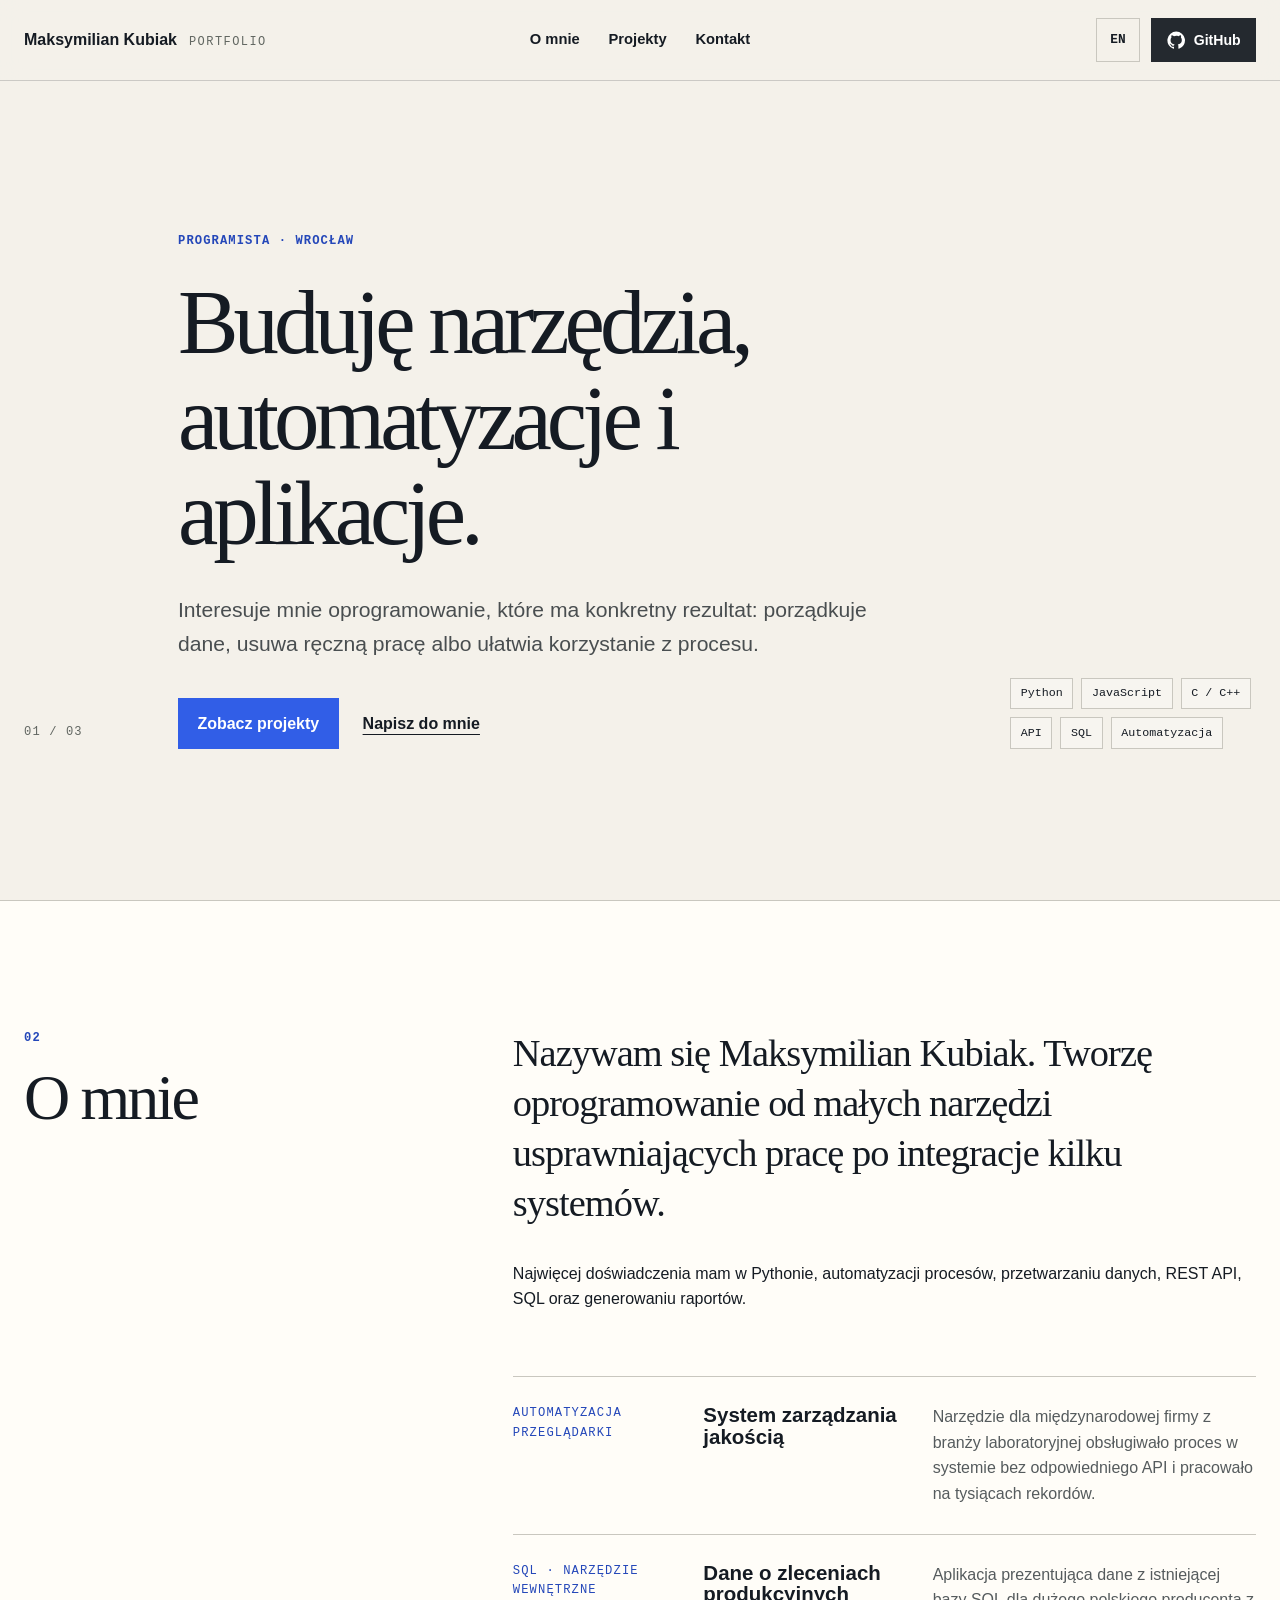
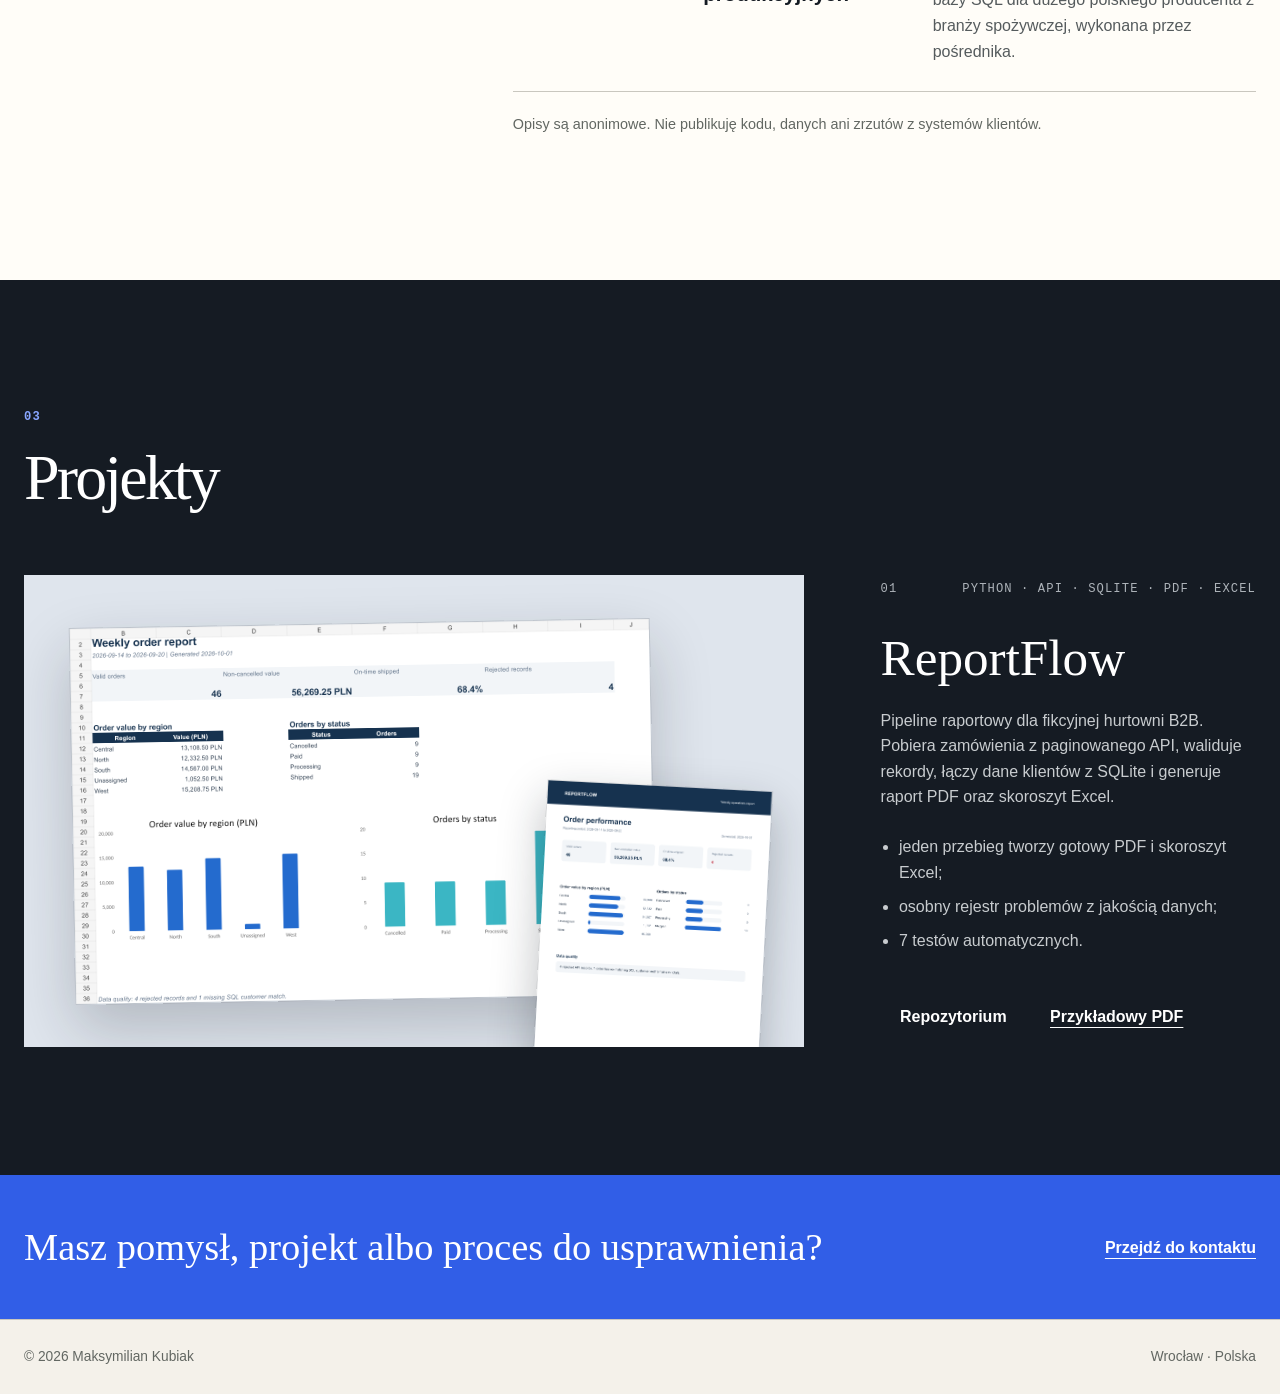
<file: index.html>
<!doctype html>
<html lang="pl">
<head>
  <meta charset="utf-8">
  <meta name="viewport" content="width=device-width, initial-scale=1">
  <title>Maksymilian Kubiak — portfolio programistyczne</title>
  <meta name="description" content="Portfolio Maksymiliana Kubiaka: projekty programistyczne, automatyzacje, narzędzia oraz praca z danymi.">
  <meta name="theme-color" content="#f4f1ea">
  <link rel="icon" type="image/svg+xml" href="data:image/svg+xml,%3Csvg xmlns='http://www.w3.org/2000/svg' viewBox='0 0 64 64'%3E%3Crect width='64' height='64' rx='12' fill='%23151b23'/%3E%3Cpath d='M17 45V19h7v10l9-10h9L31 31l12 14h-9L24 33v12z' fill='%23f4f1ea'/%3E%3C/svg%3E">
  <link rel="stylesheet" href="styles.css">
</head>
<body>
  <a class="skip-link" href="#main">Przejdź do treści</a>
  <header class="site-header">
    <div class="shell header-inner">
      <a class="brand" href="#top" aria-label="Maksymilian Kubiak — początek strony">
        <span>Maksymilian Kubiak</span>
        <span class="brand-tag">Portfolio</span>
      </a>
      <nav class="nav" aria-label="Główna nawigacja">
        <a href="#o-mnie">O mnie</a>
        <a href="#projekty">Projekty</a>
        <a href="kontakt/">Kontakt</a>
      </nav>
      <div class="header-actions">
        <a class="language" href="en/" lang="en" hreflang="en" aria-label="English version">EN</a>
        <a class="github-button" href="https://github.com/kubiakmaks" target="_blank" rel="noreferrer" aria-label="GitHub Maksymiliana Kubiaka — otwiera nową kartę"><svg viewBox="0 0 24 24" aria-hidden="true"><path fill="currentColor" d="M12 .7a11.5 11.5 0 0 0-3.64 22.4c.58.1.79-.25.79-.56v-2.02c-3.22.7-3.9-1.37-3.9-1.37-.52-1.34-1.29-1.7-1.29-1.7-1.05-.72.08-.71.08-.71 1.17.08 1.78 1.2 1.78 1.2 1.04 1.78 2.72 1.27 3.38.97.1-.75.4-1.27.74-1.56-2.57-.3-5.27-1.29-5.27-5.69 0-1.26.45-2.28 1.19-3.09-.12-.29-.52-1.46.11-3.05 0 0 .97-.31 3.16 1.18A10.98 10.98 0 0 1 12 6.31c.98 0 1.96.13 2.87.39 2.2-1.49 3.16-1.18 3.16-1.18.63 1.59.23 2.76.11 3.05.74.81 1.19 1.83 1.19 3.09 0 4.42-2.71 5.39-5.29 5.68.42.36.79 1.07.79 2.16v3.04c0 .31.21.67.8.56A11.5 11.5 0 0 0 12 .7Z"/></svg>GitHub</a>
      </div>
    </div>
  </header>

  <main id="main">
    <section class="hero" id="top">
      <div class="shell hero-layout">
        <p class="hero-index" aria-hidden="true">01 / 03</p>
        <div class="hero-copy">
          <p class="kicker">Programista · Wrocław</p>
          <h1>Buduję narzędzia, automatyzacje i aplikacje.</h1>
          <p class="hero-intro">Interesuje mnie oprogramowanie, które ma konkretny rezultat: porządkuje dane, usuwa ręczną pracę albo ułatwia korzystanie z procesu.</p>
          <div class="hero-links"><a class="primary-link" href="#projekty">Zobacz projekty</a><a class="plain-link" href="kontakt/">Napisz do mnie</a></div>
        </div>
        <div class="hero-aside" aria-label="Główne obszary">
          <span>Python</span>
          <span>JavaScript</span>
          <span>C / C++</span>
          <span>API</span>
          <span>SQL</span>
          <span>Automatyzacja</span>
        </div>
      </div>
    </section>

    <section class="section about" id="o-mnie">
      <div class="shell split-layout">
        <div class="section-heading">
          <p class="section-number">02</p>
          <h2>O mnie</h2>
        </div>
        <div class="about-copy">
          <p class="large-copy">Nazywam się Maksymilian Kubiak. Tworzę oprogramowanie od małych narzędzi usprawniających pracę po integracje kilku systemów.</p>
          <p>Najwięcej doświadczenia mam w Pythonie, automatyzacji procesów, przetwarzaniu danych, REST API, SQL oraz generowaniu raportów.</p>
          <div class="experience-list">
            <article>
              <span class="experience-type">Automatyzacja przeglądarki</span>
              <h3>System zarządzania jakością</h3>
              <p>Narzędzie dla międzynarodowej firmy z branży laboratoryjnej obsługiwało proces w systemie bez odpowiedniego API i pracowało na tysiącach rekordów.</p>
            </article>
            <article>
              <span class="experience-type">SQL · narzędzie wewnętrzne</span>
              <h3>Dane o zleceniach produkcyjnych</h3>
              <p>Aplikacja prezentująca dane z istniejącej bazy SQL dla dużego polskiego producenta z branży spożywczej, wykonana przez pośrednika.</p>
            </article>
          </div>
          <p class="privacy-note">Opisy są anonimowe. Nie publikuję kodu, danych ani zrzutów z systemów klientów.</p>
        </div>
      </div>
    </section>

    <section class="section projects" id="projekty">
      <div class="shell">
        <div class="projects-heading">
          <div>
            <p class="section-number">03</p>
            <h2>Projekty</h2>
          </div>
        </div>
        <article class="project-feature">
          <div class="project-visual">
            <img src="assets/excel-summary.png" width="1048" height="720" alt="Arkusz podsumowania ReportFlow z KPI i wykresami">
            <img class="project-visual-secondary" src="assets/pdf-report.png" width="1191" height="1684" alt="Jednostronicowy raport PDF wygenerowany przez ReportFlow">
          </div>
          <div class="project-copy">
            <div class="project-meta">
              <span>01</span>
              <span>Python · API · SQLite · PDF · Excel</span>
            </div>
            <h3>ReportFlow</h3>
            <p>Pipeline raportowy dla fikcyjnej hurtowni B2B. Pobiera zamówienia z paginowanego API, waliduje rekordy, łączy dane klientów z SQLite i generuje raport PDF oraz skoroszyt Excel.</p>
            <ul class="project-facts">
              <li>jeden przebieg tworzy gotowy PDF i skoroszyt Excel;</li>
              <li>osobny rejestr problemów z jakością danych;</li>
              <li>7 testów automatycznych.</li>
            </ul>
            <div class="project-links">
              <a class="primary-link dark" href="https://github.com/kubiakmaks/reportflow" target="_blank" rel="noreferrer">Repozytorium</a>
              <a class="plain-link" href="https://github.com/kubiakmaks/reportflow/blob/main/examples/reportflow_report.pdf" target="_blank" rel="noreferrer">Przykładowy PDF</a>
            </div>
          </div>
        </article>
      </div>
    </section>

    <section class="contact-strip">
      <div class="shell contact-strip-inner">
        <p>Masz pomysł, projekt albo proces do usprawnienia?</p>
        <a href="kontakt/">Przejdź do kontaktu</a>
      </div>
    </section>
  </main>
  <footer class="site-footer">
    <div class="shell footer-inner">
      <span>© 2026 Maksymilian Kubiak</span>
      <span>Wrocław · Polska</span>
    </div>
  </footer>
</body>
</html>
</file>
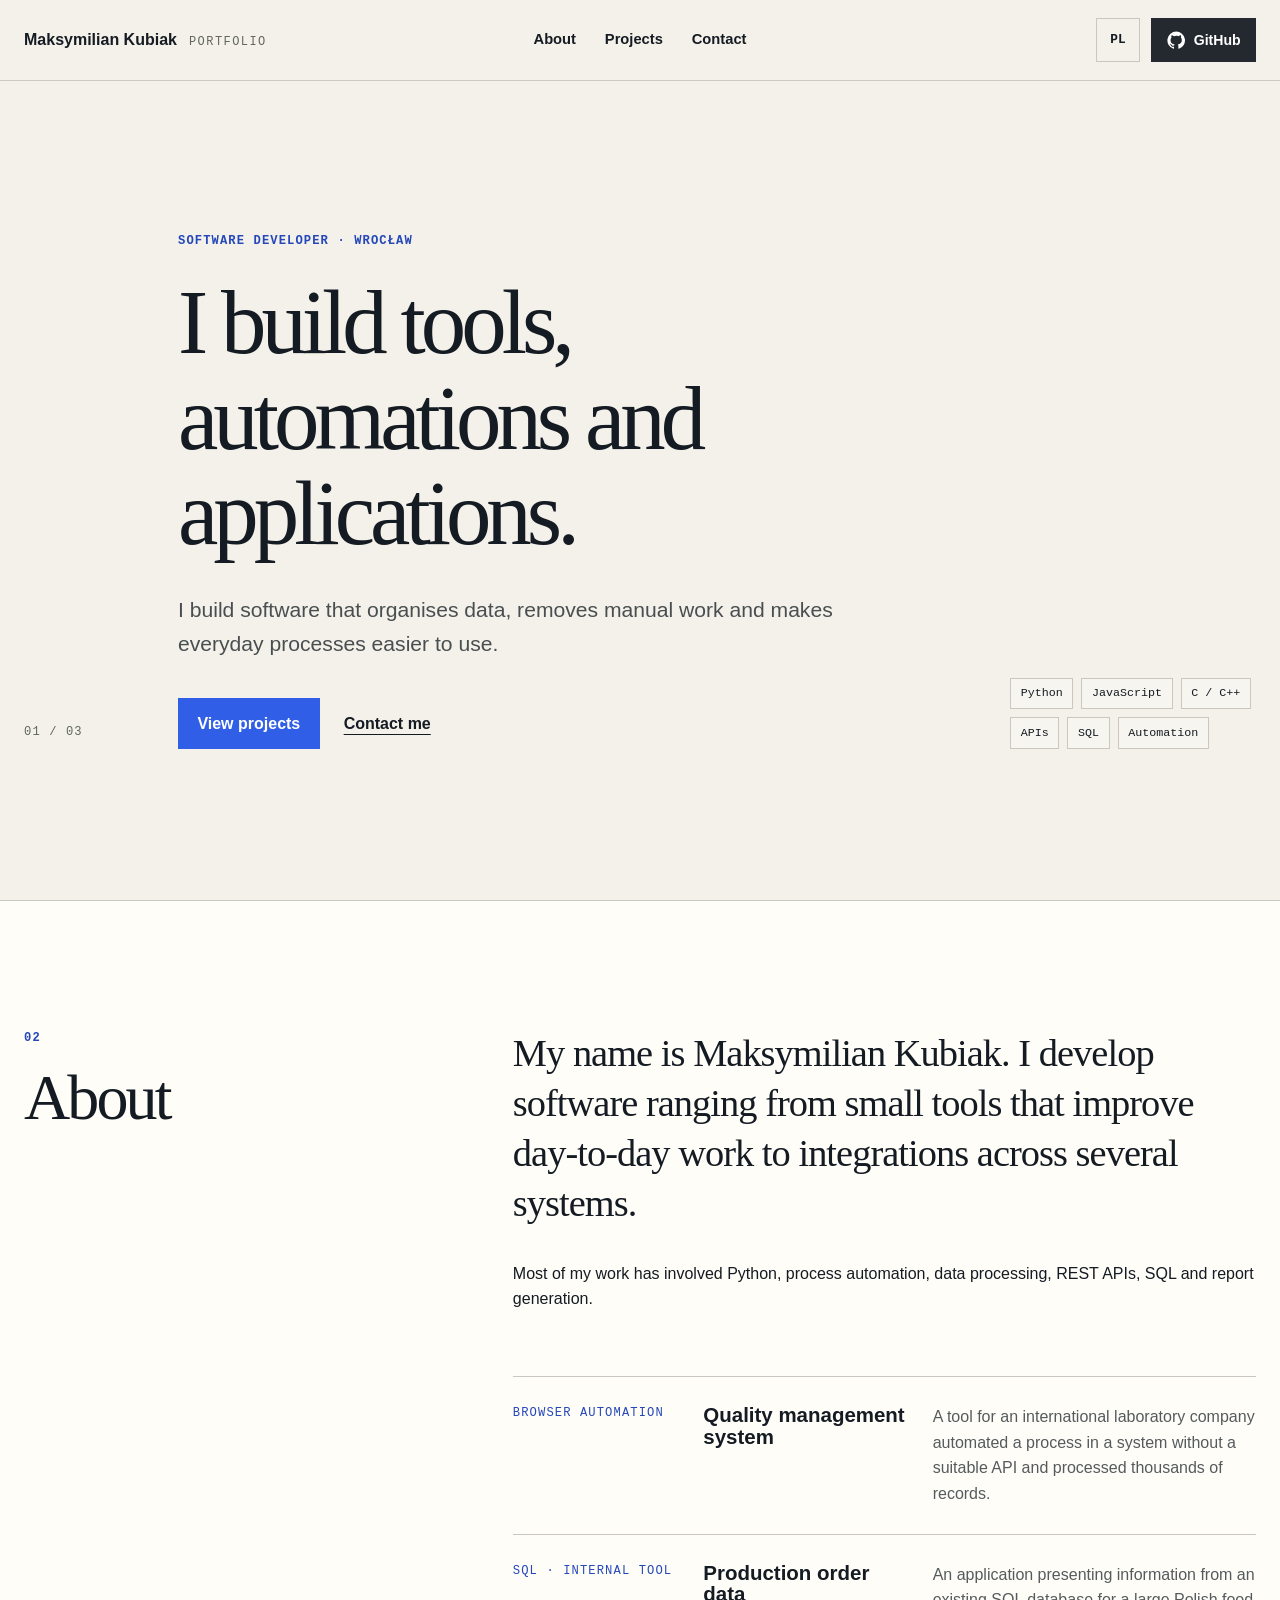
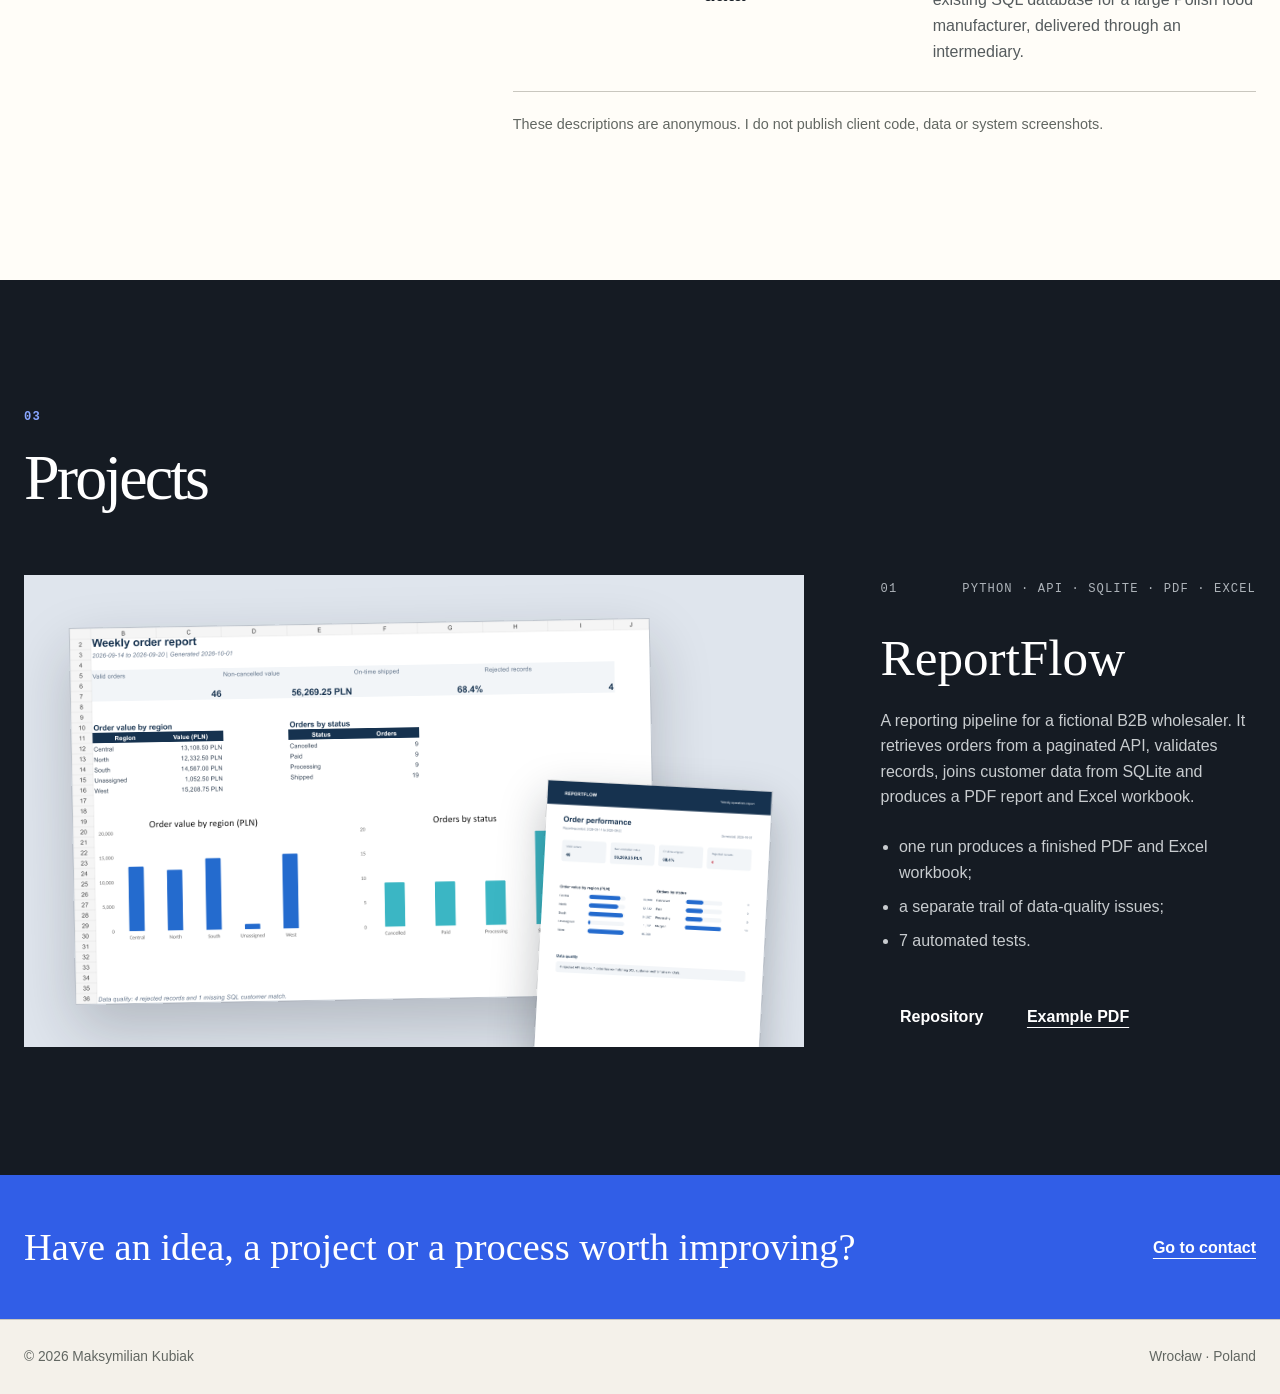
<file: en/index.html>
<!doctype html>
<html lang="en">
<head>
  <meta charset="utf-8">
  <meta name="viewport" content="width=device-width, initial-scale=1">
  <title>Maksymilian Kubiak — software portfolio</title>
  <meta name="description" content="Maksymilian Kubiak's software portfolio: programming projects, automation, tools and data work.">
  <meta name="theme-color" content="#f4f1ea">
  <link rel="icon" type="image/svg+xml" href="data:image/svg+xml,%3Csvg xmlns='http://www.w3.org/2000/svg' viewBox='0 0 64 64'%3E%3Crect width='64' height='64' rx='12' fill='%23151b23'/%3E%3Cpath d='M17 45V19h7v10l9-10h9L31 31l12 14h-9L24 33v12z' fill='%23f4f1ea'/%3E%3C/svg%3E">
  <link rel="stylesheet" href="../styles.css">
</head>
<body>
  <a class="skip-link" href="#main">Skip to content</a>
  <header class="site-header">
    <div class="shell header-inner">
      <a class="brand" href="#top" aria-label="Maksymilian Kubiak — top of page">
        <span>Maksymilian Kubiak</span>
        <span class="brand-tag">Portfolio</span>
      </a>
      <nav class="nav" aria-label="Main navigation">
        <a href="#about">About</a>
        <a href="#projects">Projects</a>
        <a href="contact/">Contact</a>
      </nav>
      <div class="header-actions">
        <a class="language" href="../" lang="pl" hreflang="pl" aria-label="Polska wersja">PL</a>
        <a class="github-button" href="https://github.com/kubiakmaks" target="_blank" rel="noreferrer" aria-label="Maksymilian Kubiak on GitHub — opens in a new tab"><svg viewBox="0 0 24 24" aria-hidden="true"><path fill="currentColor" d="M12 .7a11.5 11.5 0 0 0-3.64 22.4c.58.1.79-.25.79-.56v-2.02c-3.22.7-3.9-1.37-3.9-1.37-.52-1.34-1.29-1.7-1.29-1.7-1.05-.72.08-.71.08-.71 1.17.08 1.78 1.2 1.78 1.2 1.04 1.78 2.72 1.27 3.38.97.1-.75.4-1.27.74-1.56-2.57-.3-5.27-1.29-5.27-5.69 0-1.26.45-2.28 1.19-3.09-.12-.29-.52-1.46.11-3.05 0 0 .97-.31 3.16 1.18A10.98 10.98 0 0 1 12 6.31c.98 0 1.96.13 2.87.39 2.2-1.49 3.16-1.18 3.16-1.18.63 1.59.23 2.76.11 3.05.74.81 1.19 1.83 1.19 3.09 0 4.42-2.71 5.39-5.29 5.68.42.36.79 1.07.79 2.16v3.04c0 .31.21.67.8.56A11.5 11.5 0 0 0 12 .7Z"/></svg>GitHub</a>
      </div>
    </div>
  </header>
  <main id="main">
    <section class="hero" id="top">
      <div class="shell hero-layout">
        <p class="hero-index" aria-hidden="true">01 / 03</p>
        <div class="hero-copy">
          <p class="kicker">Software developer · Wrocław</p>
          <h1>I build tools, automations and applications.</h1>
          <p class="hero-intro">I build software that organises data, removes manual work and makes everyday processes easier to use.</p>
          <div class="hero-links">
            <a class="primary-link" href="#projects">View projects</a>
            <a class="plain-link" href="contact/">Contact me</a>
          </div>
        </div>
        <div class="hero-aside" aria-label="Main areas">
          <span>Python</span>
          <span>JavaScript</span>
          <span>C / C++</span>
          <span>APIs</span>
          <span>SQL</span>
          <span>Automation</span>
        </div>
      </div>
    </section>
    <section class="section about" id="about">
      <div class="shell split-layout">
        <div class="section-heading">
          <p class="section-number">02</p>
          <h2>About</h2>
        </div>
        <div class="about-copy">
          <p class="large-copy">My name is Maksymilian Kubiak. I develop software ranging from small tools that improve day-to-day work to integrations across several systems.</p>
          <p>Most of my work has involved Python, process automation, data processing, REST APIs, SQL and report generation.</p>
          <div class="experience-list">
            <article>
              <span class="experience-type">Browser automation</span>
              <h3>Quality management system</h3>
              <p>A tool for an international laboratory company automated a process in a system without a suitable API and processed thousands of records.</p>
            </article>
            <article>
              <span class="experience-type">SQL · internal tool</span>
              <h3>Production order data</h3>
              <p>An application presenting information from an existing SQL database for a large Polish food manufacturer, delivered through an intermediary.</p>
            </article>
          </div>
          <p class="privacy-note">These descriptions are anonymous. I do not publish client code, data or system screenshots.</p>
        </div>
      </div>
    </section>
    <section class="section projects" id="projects">
      <div class="shell">
        <div class="projects-heading">
          <div>
            <p class="section-number">03</p>
            <h2>Projects</h2>
          </div>
        </div>
        <article class="project-feature">
          <div class="project-visual">
            <img src="../assets/excel-summary.png" width="1048" height="720" alt="ReportFlow Excel summary with KPIs and charts">
            <img class="project-visual-secondary" src="../assets/pdf-report.png" width="1191" height="1684" alt="One-page PDF report generated by ReportFlow">
          </div>
          <div class="project-copy">
            <div class="project-meta">
              <span>01</span>
              <span>Python · API · SQLite · PDF · Excel</span>
            </div>
            <h3>ReportFlow</h3>
            <p>A reporting pipeline for a fictional B2B wholesaler. It retrieves orders from a paginated API, validates records, joins customer data from SQLite and produces a PDF report and Excel workbook.</p>
            <ul class="project-facts">
              <li>one run produces a finished PDF and Excel workbook;</li>
              <li>a separate trail of data-quality issues;</li>
              <li>7 automated tests.</li>
            </ul>
            <div class="project-links">
              <a class="primary-link dark" href="https://github.com/kubiakmaks/reportflow" target="_blank" rel="noreferrer">Repository</a>
              <a class="plain-link" href="https://github.com/kubiakmaks/reportflow/blob/main/examples/reportflow_report.pdf" target="_blank" rel="noreferrer">Example PDF</a>
            </div>
          </div>
        </article>
      </div>
    </section>
    <section class="contact-strip">
      <div class="shell contact-strip-inner">
        <p>Have an idea, a project or a process worth improving?</p>
        <a href="contact/">Go to contact</a>
      </div>
    </section>
  </main>
  <footer class="site-footer">
    <div class="shell footer-inner">
      <span>© 2026 Maksymilian Kubiak</span>
      <span>Wrocław · Poland</span>
    </div>
  </footer>
</body>
</html>
</file>
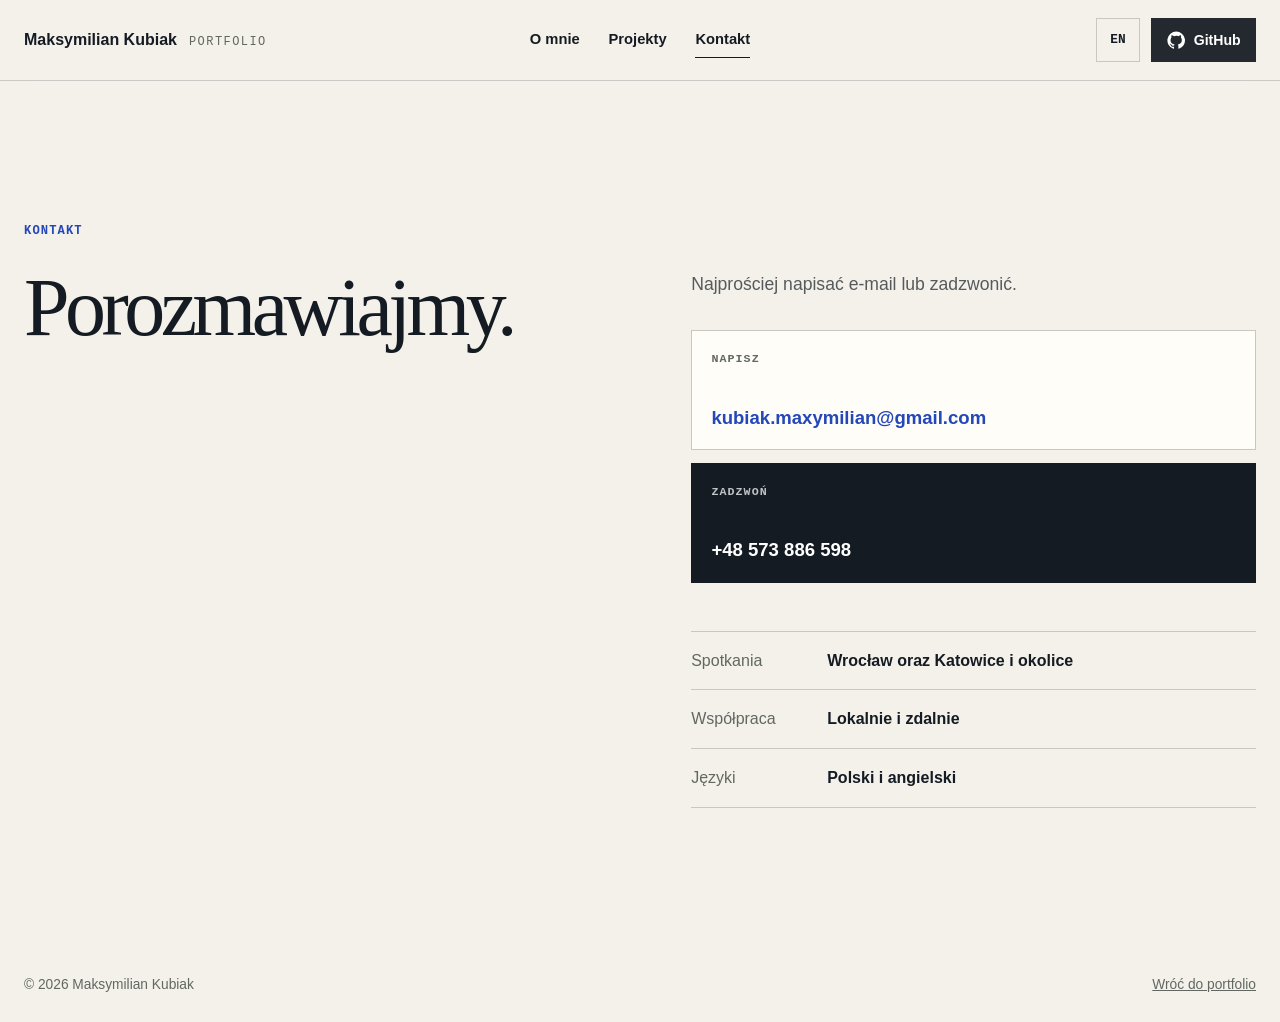
<file: kontakt/index.html>
<!doctype html>
<html lang="pl">
<head>
  <meta charset="utf-8">
  <meta name="viewport" content="width=device-width, initial-scale=1">
  <title>Kontakt — Maksymilian Kubiak</title>
  <meta name="description" content="Kontakt z Maksymilianem Kubiakiem w sprawie projektu programistycznego lub współpracy.">
  <meta name="theme-color" content="#f4f1ea">
  <link rel="icon" type="image/svg+xml" href="data:image/svg+xml,%3Csvg xmlns='http://www.w3.org/2000/svg' viewBox='0 0 64 64'%3E%3Crect width='64' height='64' rx='12' fill='%23151b23'/%3E%3Cpath d='M17 45V19h7v10l9-10h9L31 31l12 14h-9L24 33v12z' fill='%23f4f1ea'/%3E%3C/svg%3E">
  <link rel="stylesheet" href="../styles.css">
</head>
<body>
  <a class="skip-link" href="#main">Przejdź do treści</a>
  <header class="site-header">
    <div class="shell header-inner">
      <a class="brand" href="../" aria-label="Maksymilian Kubiak — strona główna">
        <span>Maksymilian Kubiak</span>
        <span class="brand-tag">Portfolio</span>
      </a>
      <nav class="nav" aria-label="Główna nawigacja">
        <a href="../#o-mnie">O mnie</a>
        <a href="../#projekty">Projekty</a>
        <a aria-current="page" href="./">Kontakt</a>
      </nav>
      <div class="header-actions">
        <a class="language" href="../en/contact/" lang="en" hreflang="en" aria-label="English version">EN</a>
        <a class="github-button" href="https://github.com/kubiakmaks" target="_blank" rel="noreferrer" aria-label="GitHub Maksymiliana Kubiaka — otwiera nową kartę"><svg viewBox="0 0 24 24" aria-hidden="true"><path fill="currentColor" d="M12 .7a11.5 11.5 0 0 0-3.64 22.4c.58.1.79-.25.79-.56v-2.02c-3.22.7-3.9-1.37-3.9-1.37-.52-1.34-1.29-1.7-1.29-1.7-1.05-.72.08-.71.08-.71 1.17.08 1.78 1.2 1.78 1.2 1.04 1.78 2.72 1.27 3.38.97.1-.75.4-1.27.74-1.56-2.57-.3-5.27-1.29-5.27-5.69 0-1.26.45-2.28 1.19-3.09-.12-.29-.52-1.46.11-3.05 0 0 .97-.31 3.16 1.18A10.98 10.98 0 0 1 12 6.31c.98 0 1.96.13 2.87.39 2.2-1.49 3.16-1.18 3.16-1.18.63 1.59.23 2.76.11 3.05.74.81 1.19 1.83 1.19 3.09 0 4.42-2.71 5.39-5.29 5.68.42.36.79 1.07.79 2.16v3.04c0 .31.21.67.8.56A11.5 11.5 0 0 0 12 .7Z"/></svg>GitHub</a>
      </div>
    </div>
  </header>
  <main id="main" class="contact-page">
    <div class="shell contact-page-layout">
      <div>
        <p class="kicker">Kontakt</p>
        <h1>Porozmawiajmy.</h1>
      </div>
      <div class="contact-details">
        <p>Najprościej napisać e-mail lub zadzwonić.</p>
        <div class="contact-methods">
          <a class="contact-method contact-method-email" href="mailto:kubiak.maxymilian@gmail.com">
            <span>Napisz</span>
            <strong>kubiak.maxymilian@gmail.com</strong>
          </a>
          <a class="contact-method contact-method-phone" href="tel:+48573886598">
            <span>Zadzwoń</span>
            <strong>+48 573 886 598</strong>
          </a>
        </div>
        <dl>
          <div>
            <dt>Spotkania</dt>
            <dd>Wrocław oraz Katowice i okolice</dd>
          </div>
          <div>
            <dt>Współpraca</dt>
            <dd>Lokalnie i zdalnie</dd>
          </div>
          <div>
            <dt>Języki</dt>
            <dd>Polski i angielski</dd>
          </div>
        </dl>
      </div>
    </div>
  </main>
  <footer class="site-footer">
    <div class="shell footer-inner">
      <span>© 2026 Maksymilian Kubiak</span>
      <a href="../">Wróć do portfolio</a>
    </div>
  </footer>
</body>
</html>
</file>
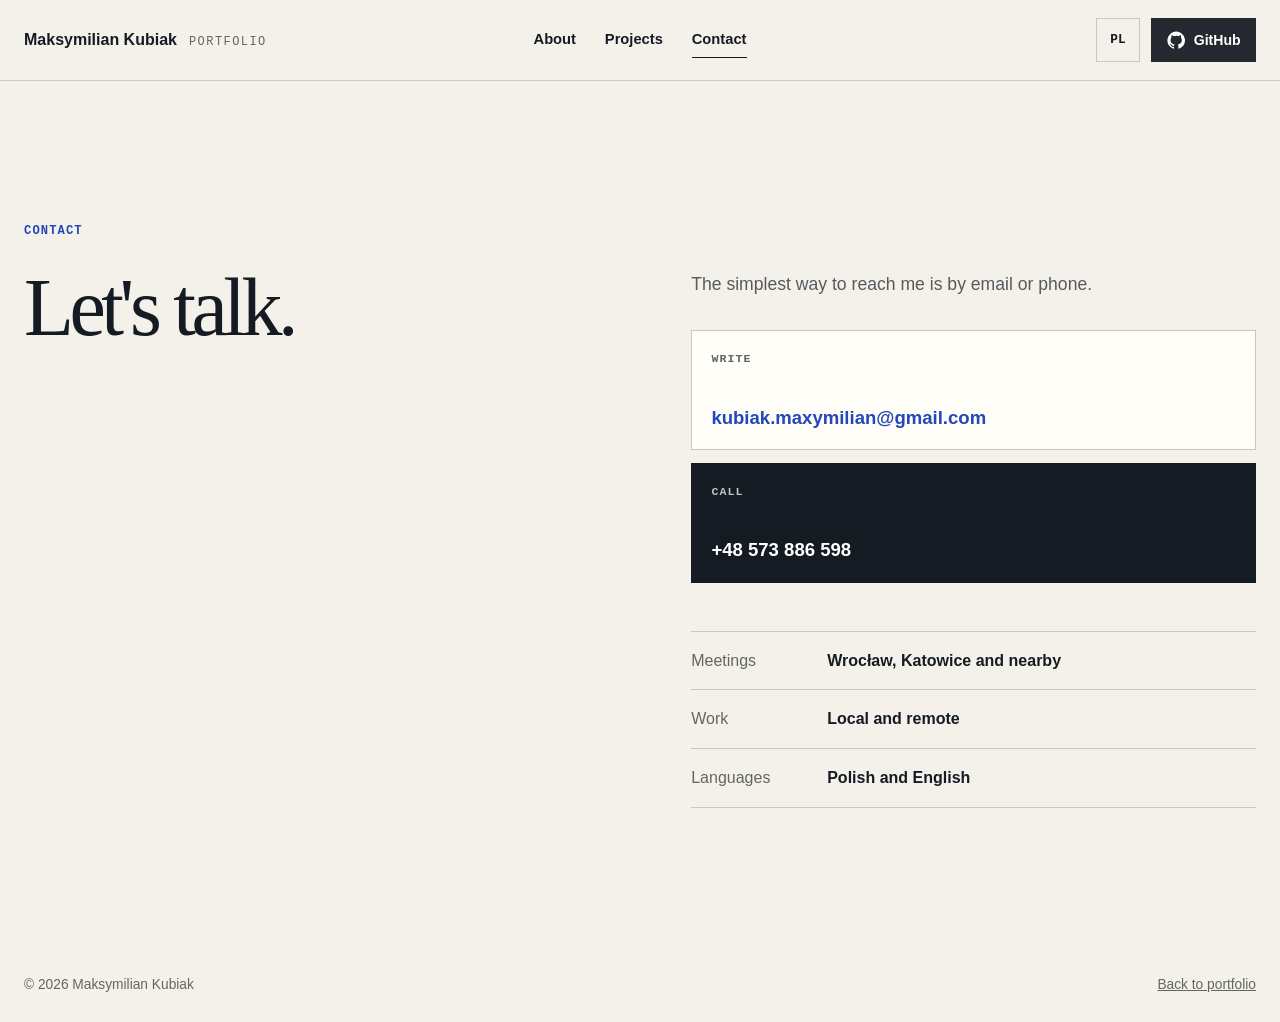
<file: en/contact/index.html>
<!doctype html>
<html lang="en">
<head>
  <meta charset="utf-8">
  <meta name="viewport" content="width=device-width, initial-scale=1">
  <title>Contact — Maksymilian Kubiak</title>
  <meta name="description" content="Contact Maksymilian Kubiak about a software project or collaboration.">
  <meta name="theme-color" content="#f4f1ea">
  <link rel="icon" type="image/svg+xml" href="data:image/svg+xml,%3Csvg xmlns='http://www.w3.org/2000/svg' viewBox='0 0 64 64'%3E%3Crect width='64' height='64' rx='12' fill='%23151b23'/%3E%3Cpath d='M17 45V19h7v10l9-10h9L31 31l12 14h-9L24 33v12z' fill='%23f4f1ea'/%3E%3C/svg%3E">
  <link rel="stylesheet" href="../../styles.css">
</head>
<body>
  <a class="skip-link" href="#main">Skip to content</a>
  <header class="site-header">
    <div class="shell header-inner">
      <a class="brand" href="../" aria-label="Maksymilian Kubiak — home">
        <span>Maksymilian Kubiak</span>
        <span class="brand-tag">Portfolio</span>
      </a>
      <nav class="nav" aria-label="Main navigation">
        <a href="../#about">About</a>
        <a href="../#projects">Projects</a>
        <a aria-current="page" href="./">Contact</a>
      </nav>
      <div class="header-actions">
        <a class="language" href="../../kontakt/" lang="pl" hreflang="pl" aria-label="Polska wersja">PL</a>
        <a class="github-button" href="https://github.com/kubiakmaks" target="_blank" rel="noreferrer" aria-label="Maksymilian Kubiak on GitHub — opens in a new tab"><svg viewBox="0 0 24 24" aria-hidden="true"><path fill="currentColor" d="M12 .7a11.5 11.5 0 0 0-3.64 22.4c.58.1.79-.25.79-.56v-2.02c-3.22.7-3.9-1.37-3.9-1.37-.52-1.34-1.29-1.7-1.29-1.7-1.05-.72.08-.71.08-.71 1.17.08 1.78 1.2 1.78 1.2 1.04 1.78 2.72 1.27 3.38.97.1-.75.4-1.27.74-1.56-2.57-.3-5.27-1.29-5.27-5.69 0-1.26.45-2.28 1.19-3.09-.12-.29-.52-1.46.11-3.05 0 0 .97-.31 3.16 1.18A10.98 10.98 0 0 1 12 6.31c.98 0 1.96.13 2.87.39 2.2-1.49 3.16-1.18 3.16-1.18.63 1.59.23 2.76.11 3.05.74.81 1.19 1.83 1.19 3.09 0 4.42-2.71 5.39-5.29 5.68.42.36.79 1.07.79 2.16v3.04c0 .31.21.67.8.56A11.5 11.5 0 0 0 12 .7Z"/></svg>GitHub</a>
      </div>
    </div>
  </header>
  <main id="main" class="contact-page">
    <div class="shell contact-page-layout">
      <div>
        <p class="kicker">Contact</p>
        <h1>Let's talk.</h1>
      </div>
      <div class="contact-details">
        <p>The simplest way to reach me is by email or phone.</p>
        <div class="contact-methods">
          <a class="contact-method contact-method-email" href="mailto:kubiak.maxymilian@gmail.com">
            <span>Write</span>
            <strong>kubiak.maxymilian@gmail.com</strong>
          </a>
          <a class="contact-method contact-method-phone" href="tel:+48573886598">
            <span>Call</span>
            <strong>+48 573 886 598</strong>
          </a>
        </div>
        <dl>
          <div>
            <dt>Meetings</dt>
            <dd>Wrocław, Katowice and nearby</dd>
          </div>
          <div>
            <dt>Work</dt>
            <dd>Local and remote</dd>
          </div>
          <div>
            <dt>Languages</dt>
            <dd>Polish and English</dd>
          </div>
        </dl>
      </div>
    </div>
  </main>
  <footer class="site-footer">
    <div class="shell footer-inner">
      <span>© 2026 Maksymilian Kubiak</span>
      <a href="../">Back to portfolio</a>
    </div>
  </footer>
</body>
</html>
</file>
<file: styles.css>
:root {
  --ink: #151b23;
  --paper: #f4f1ea;
  --surface: #fffdf8;
  --muted: #626762;
  --line: #c9c7bf;
  --blue: #315ee7;
  --blue-dark: #2447b9;
  --white: #ffffff;
  --shell: 1240px;
}

* { box-sizing: border-box; }

html {
  scroll-behavior: smooth;
  scroll-padding-top: 6rem;
}

body {
  margin: 0;
  color: var(--ink);
  background: var(--paper);
  font-family: "Segoe UI", Arial, sans-serif;
  font-size: 1rem;
  line-height: 1.6;
}

img { display: block; max-width: 100%; height: auto; }
a { color: inherit; }

.shell {
  width: min(calc(100% - 3rem), var(--shell));
  margin-inline: auto;
}

.skip-link {
  position: fixed;
  top: .75rem;
  left: .75rem;
  z-index: 20;
  padding: .7rem 1rem;
  color: var(--white);
  background: var(--ink);
  transform: translateY(-160%);
}

.skip-link:focus { transform: translateY(0); }

.site-header {
  position: sticky;
  top: 0;
  z-index: 10;
  border-bottom: 1px solid rgba(21, 27, 35, .18);
  background: rgba(244, 241, 234, .92);
  backdrop-filter: blur(12px);
}

.header-inner {
  display: grid;
  grid-template-columns: minmax(240px, 1fr) auto minmax(240px, 1fr);
  align-items: center;
  gap: 2rem;
  min-height: 5rem;
}

.brand {
  display: inline-flex;
  align-items: baseline;
  gap: .75rem;
  width: fit-content;
  font-weight: 750;
  text-decoration: none;
}

.brand-tag {
  color: var(--muted);
  font-family: ui-monospace, "Cascadia Code", monospace;
  font-size: .75rem;
  font-weight: 500;
  letter-spacing: .12em;
  text-transform: uppercase;
}

.nav {
  display: flex;
  align-items: center;
  justify-content: center;
  gap: 1.8rem;
}

.nav a {
  position: relative;
  font-size: .92rem;
  font-weight: 600;
  text-decoration: none;
}

.nav a::after {
  position: absolute;
  right: 0;
  bottom: -.38rem;
  left: 0;
  height: 1px;
  background: var(--ink);
  content: "";
  transform: scaleX(0);
  transform-origin: right;
  transition: transform .2s ease;
}

.nav a:hover::after,
.nav a:focus-visible::after,
.nav a[aria-current="page"]::after { transform: scaleX(1); transform-origin: left; }

.header-actions {
  display: flex;
  align-items: center;
  justify-content: flex-end;
  gap: .7rem;
}

.language {
  display: grid;
  width: 2.75rem;
  min-height: 2.75rem;
  place-items: center;
  border: 1px solid var(--line);
  font-family: ui-monospace, "Cascadia Code", monospace;
  font-size: .8rem;
  font-weight: 700;
  text-decoration: none;
}

.language:hover,
.language:focus-visible { background: var(--surface); }

.github-button {
  display: inline-flex;
  align-items: center;
  gap: .55rem;
  min-height: 2.75rem;
  padding: .55rem .9rem;
  color: var(--white);
  background: #24292f;
  border: 1px solid #24292f;
  font-size: .88rem;
  font-weight: 700;
  text-decoration: none;
  transition: background .2s ease, transform .2s ease;
}

.github-button svg { width: 1.15rem; height: 1.15rem; }
.github-button:hover,
.github-button:focus-visible { background: #000; transform: translateY(-1px); }

.hero {
  min-height: calc(100vh - 5rem);
  display: grid;
  align-items: center;
  border-bottom: 1px solid var(--line);
}

.hero-layout {
  display: grid;
  grid-template-columns: 90px minmax(0, 1fr) minmax(190px, .32fr);
  gap: clamp(2rem, 5vw, 5rem);
  align-items: end;
  padding-block: clamp(5rem, 10vw, 9rem);
}

.hero-index,
.section-number,
.kicker,
.experience-type,
.project-meta {
  font-family: ui-monospace, "Cascadia Code", monospace;
  font-size: .76rem;
  letter-spacing: .09em;
  text-transform: uppercase;
}

.hero-index { margin: 0 0 .45rem; color: var(--muted); }
.kicker { margin: 0 0 1.5rem; color: var(--blue-dark); font-weight: 700; }

h1,
h2,
h3 { margin-top: 0; line-height: 1.05; }

h1 {
  max-width: 1000px;
  margin-bottom: 2rem;
  font-family: Georgia, "Times New Roman", serif;
  font-size: clamp(3.2rem, 7.1vw, 7.2rem);
  font-weight: 500;
  letter-spacing: -.055em;
}

h2 {
  margin-bottom: 0;
  font-family: Georgia, "Times New Roman", serif;
  font-size: clamp(2.6rem, 5vw, 5.4rem);
  font-weight: 500;
  letter-spacing: -.045em;
}

h3 { margin-bottom: .8rem; font-size: 1.28rem; }
p { margin: 0 0 1rem; }

.hero-intro {
  max-width: 690px;
  color: #494e50;
  font-size: clamp(1.06rem, 1.7vw, 1.32rem);
}

.hero-links,
.project-links {
  display: flex;
  align-items: center;
  flex-wrap: wrap;
  gap: 1rem 1.5rem;
  margin-top: 2.3rem;
}

.primary-link {
  display: inline-flex;
  align-items: center;
  min-height: 3.15rem;
  padding: .75rem 1.15rem;
  color: var(--white);
  background: var(--blue);
  border: 1px solid var(--blue);
  font-weight: 700;
  text-decoration: none;
  transition: background .2s ease, transform .2s ease;
}

.primary-link:hover,
.primary-link:focus-visible { background: var(--blue-dark); transform: translateY(-2px); }
.primary-link.dark { background: var(--ink); border-color: var(--ink); }
.primary-link.dark:hover,
.primary-link.dark:focus-visible { background: #000; }

.plain-link {
  font-weight: 700;
  text-decoration-thickness: 1px;
  text-underline-offset: .32rem;
}

.hero-aside {
  display: flex;
  flex-wrap: wrap;
  gap: .5rem;
  align-content: end;
}

.hero-aside span {
  padding: .35rem .6rem;
  border: 1px solid var(--line);
  background: rgba(255,255,255,.28);
  font-family: ui-monospace, "Cascadia Code", monospace;
  font-size: .73rem;
}

.section { padding: clamp(5rem, 10vw, 9rem) 0; }
.about { background: var(--surface); }

.split-layout {
  display: grid;
  grid-template-columns: minmax(220px, .52fr) minmax(0, 1fr);
  gap: clamp(3rem, 8vw, 9rem);
}

.section-number { margin: 0 0 1rem; color: var(--blue-dark); font-weight: 700; }
.section-heading { position: sticky; top: 8rem; align-self: start; }
.about-copy { max-width: 820px; }

.large-copy {
  margin-bottom: 2rem;
  font-family: Georgia, "Times New Roman", serif;
  font-size: clamp(1.65rem, 3vw, 2.5rem);
  line-height: 1.3;
  letter-spacing: -.025em;
}

.experience-list { margin-top: 4rem; border-top: 1px solid var(--line); }

.experience-list article {
  display: grid;
  grid-template-columns: minmax(160px, .65fr) minmax(200px, .8fr) minmax(0, 1.25fr);
  gap: 1.4rem;
  padding: 1.7rem 0;
  border-bottom: 1px solid var(--line);
}

.experience-type { color: var(--blue-dark); }
.experience-list h3,
.experience-list p { margin-bottom: 0; }
.experience-list p { color: #555b5d; }
.privacy-note { margin-top: 1.3rem; color: var(--muted); font-size: .9rem; }

.projects { color: var(--white); background: var(--ink); }
.projects h2 { color: var(--white); }

.projects-heading {
  display: flex;
  justify-content: space-between;
  align-items: end;
  gap: 3rem;
  margin-bottom: 4rem;
}

.projects-heading > p { max-width: 360px; color: #afb3b4; }
.projects .section-number { color: #88a6ff; }

.project-feature {
  display: grid;
  grid-template-columns: minmax(0, 1.35fr) minmax(300px, .65fr);
  gap: clamp(2.5rem, 6vw, 6rem);
  align-items: center;
}

.project-visual {
  position: relative;
  min-height: 460px;
  padding: clamp(1.25rem, 4vw, 3rem);
  overflow: hidden;
  background: #dfe5ed;
}

.project-visual > img:first-child {
  width: 85%;
  border: 1px solid rgba(21, 27, 35, .16);
  box-shadow: 0 25px 60px rgba(21, 27, 35, .22);
  transform: rotate(-1deg);
}

.project-visual-secondary {
  position: absolute;
  right: 5%;
  bottom: -12%;
  width: 29%;
  border: 1px solid rgba(21, 27, 35, .16);
  box-shadow: 0 18px 45px rgba(21, 27, 35, .28);
  transform: rotate(3deg);
  transition: transform .35s ease;
}

.project-feature:hover .project-visual-secondary { transform: rotate(1deg) translateY(-8px); }
.project-meta { display: flex; justify-content: space-between; gap: 1rem; margin-bottom: 2rem; color: #aeb4ba; }
.project-copy h3 { margin-bottom: 1.4rem; font-family: Georgia, "Times New Roman", serif; font-size: clamp(2.4rem, 4vw, 4.2rem); font-weight: 500; }
.project-copy > p { color: #c8cccf; }
.project-facts { margin: 1.5rem 0 0; padding-left: 1.15rem; color: #c8cccf; }
.project-facts li + li { margin-top: .55rem; }
.project-copy .plain-link { color: var(--white); }

.contact-strip { border-bottom: 1px solid var(--line); background: var(--blue); color: var(--white); }
.contact-strip-inner { display: flex; align-items: center; justify-content: space-between; gap: 2rem; min-height: 9rem; }
.contact-strip p { margin: 0; font-family: Georgia, "Times New Roman", serif; font-size: clamp(1.45rem, 3vw, 2.4rem); }
.contact-strip a { font-weight: 750; text-underline-offset: .32rem; }

.site-footer { padding: 1.6rem 0; color: var(--muted); font-size: .86rem; }
.footer-inner { display: flex; justify-content: space-between; gap: 1.5rem; }

.contact-page { min-height: calc(100vh - 9rem); display: grid; align-items: center; padding: clamp(5rem, 11vw, 10rem) 0; }
.contact-page-layout { display: grid; grid-template-columns: minmax(0, 1fr) minmax(430px, 1fr); gap: clamp(3rem, 8vw, 8rem); align-items: start; }
.contact-page h1 { font-size: clamp(3rem, 6.4vw, 6.7rem); }
.contact-details { padding-top: 3rem; }
.contact-details > p { color: #555b5d; font-size: 1.1rem; }
.contact-methods { display: grid; grid-template-columns: 1fr; gap: .8rem; margin: 2rem 0 3rem; }
.contact-method { display: flex; justify-content: space-between; flex-direction: column; gap: 1.4rem; min-height: 7.5rem; padding: 1.2rem; text-decoration: none; transition: transform .2s ease, border-color .2s ease, background .2s ease; }
.contact-method span { font-family: ui-monospace, "Cascadia Code", monospace; font-size: .73rem; font-weight: 700; letter-spacing: .09em; text-transform: uppercase; }
.contact-method strong { font-size: clamp(1rem, 1.45vw, 1.25rem); line-height: 1.3; overflow-wrap: anywhere; }
.contact-method-email { color: var(--blue-dark); border: 1px solid var(--line); background: var(--surface); }
.contact-method-email span { color: var(--muted); }
.contact-method-phone { color: var(--white); border: 1px solid var(--ink); background: var(--ink); }
.contact-method-phone span { color: #bfc3c5; }
.contact-method:hover,
.contact-method:focus-visible { transform: translateY(-3px); }
.contact-method-email:hover,
.contact-method-email:focus-visible { border-color: var(--blue); }
.contact-method-phone:hover,
.contact-method-phone:focus-visible { background: #000; }
.contact-details dl { margin: 0; border-top: 1px solid var(--line); }
.contact-details dl div { display: grid; grid-template-columns: 120px 1fr; gap: 1rem; padding: 1rem 0; border-bottom: 1px solid var(--line); }
.contact-details dt { color: var(--muted); }
.contact-details dd { margin: 0; font-weight: 600; }

:focus-visible { outline: 3px solid #7b9cff; outline-offset: 3px; }

@media (max-width: 980px) {
  .header-inner { grid-template-columns: 1fr auto; gap: .8rem 1.5rem; padding: .8rem 0; }
  .nav { grid-column: 1 / -1; grid-row: 2; justify-content: flex-start; }
  .header-actions { grid-column: 2; grid-row: 1; }
  .hero { min-height: auto; }
  .hero-layout { grid-template-columns: 60px 1fr; }
  .hero-aside { grid-column: 2; }
  .project-feature { grid-template-columns: 1fr; }
  .project-visual { min-height: 400px; }
  .contact-page-layout { grid-template-columns: 1fr; }
  .contact-details { max-width: 720px; padding-top: 0; }
}

@media (max-width: 720px) {
  .shell { width: min(calc(100% - 1.5rem), var(--shell)); }
  .site-header { position: static; }
  .header-inner { grid-template-columns: 1fr auto; }
  .brand { align-items: flex-start; flex-direction: column; gap: 0; }
  .nav { flex-wrap: wrap; gap: .65rem 1rem; overflow: visible; }
  .github-button { padding-inline: .7rem; }
  .github-button svg { margin: 0; }
  .hero-layout { grid-template-columns: 1fr; gap: 1.5rem; padding-block: 4.5rem; }
  .hero-index { display: none; }
  .hero-aside { grid-column: 1; }
  h1 { font-size: clamp(3rem, 14vw, 4.7rem); }
  .split-layout { grid-template-columns: 1fr; }
  .section-heading { position: static; }
  .experience-list article { grid-template-columns: 1fr; gap: .65rem; }
  .projects-heading { align-items: flex-start; flex-direction: column; gap: 1.5rem; }
  .project-visual { min-height: 285px; padding: 1rem; }
  .project-visual > img:first-child { width: 92%; }
  .project-visual-secondary { width: 31%; }
  .contact-strip-inner { align-items: flex-start; flex-direction: column; justify-content: center; padding-block: 2rem; }
  .footer-inner { align-items: flex-start; flex-direction: column; gap: .3rem; }
  .contact-details dl div { grid-template-columns: 1fr; gap: .2rem; }
  .contact-method { min-height: 7rem; }
}

@media (prefers-reduced-motion: reduce) {
  html { scroll-behavior: auto; }
  *, *::before, *::after { transition-duration: .01ms !important; }
}
</file>
